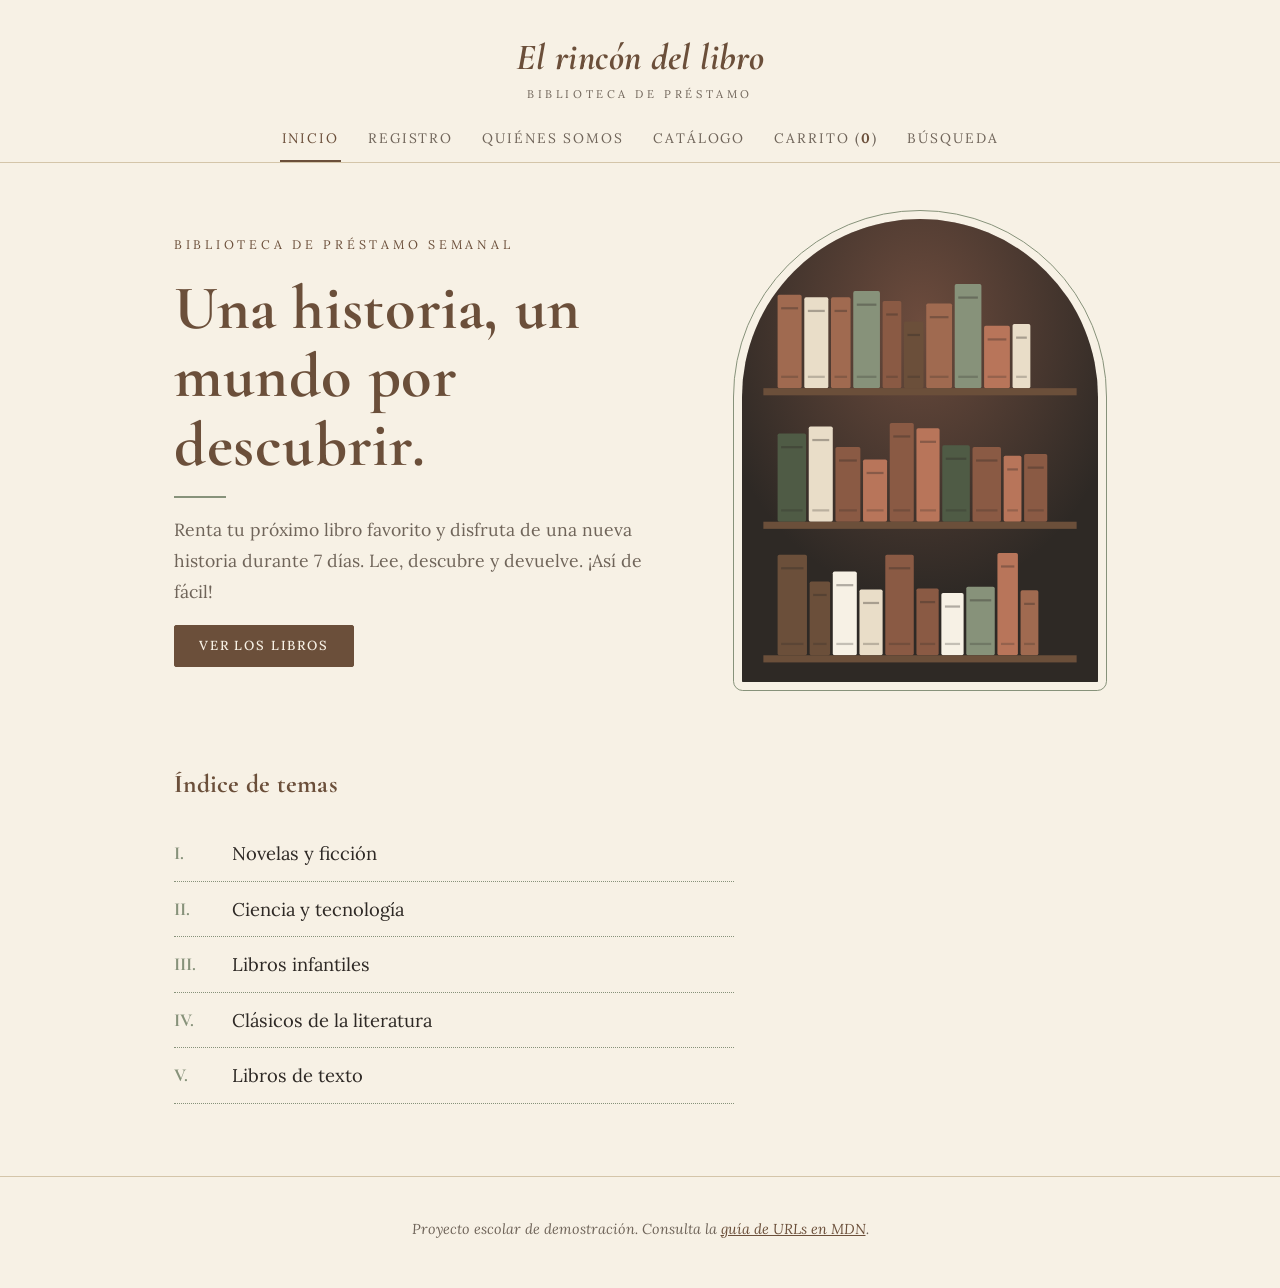
<file: index.html>
<!DOCTYPE html>
<html lang="es">
<head>
  <meta charset="UTF-8">
  <meta name="viewport" content="width=device-width, initial-scale=1">
  <title>Inicio | El rincón del libro</title>
  <link rel="preconnect" href="https://fonts.googleapis.com">
  <link rel="preconnect" href="https://fonts.gstatic.com" crossorigin>
  <link rel="stylesheet" href="https://fonts.googleapis.com/css2?family=Cormorant+Garamond:ital,wght@0,600;0,700;1,500&family=Lora:ital,wght@0,400;0,500;0,700;1,400&display=swap">
  <link rel="stylesheet" href="styles.css">
</head>
<body id="pag-inicio">
  <header class="cabecera">
    <a class="marca" href="index.html">El rincón del libro</a>
    <nav>
      <ul>
        <li><a href="index.html">Inicio</a></li>
        <li><a href="registro.html">Registro</a></li>
        <li><a href="quienes-somos.html">Quiénes somos</a></li>
        <li><a href="catalogo.html">Catálogo</a></li>
        <li><a href="carrito.html">Carrito (<span id="contador">0</span>)</a></li>
        <li><a href="busqueda.html">Búsqueda</a></li>
      </ul>
    </nav>
  </header>
  <main>
    <section class="banner">
      <div class="banner-texto">
        <p class="sobretitulo">Biblioteca de préstamo semanal</p>
        <h1>Una historia, un mundo por descubrir.</h1>
        <p>Renta tu próximo libro favorito y disfruta de una nueva historia durante 7 días. Lee, descubre y devuelve. ¡Así de fácil!</p>
        <a class="boton" href="catalogo.html">Ver los libros</a>
      </div>
      <img src="images/banner.svg" alt="Estantes con libros iluminados por una lámpara, dentro de un arco">
    </section>
    <section>
      <h2>Índice de temas</h2>
      <ul class="destacados">
        <li>Novelas y ficción</li>
        <li>Ciencia y tecnología</li>
        <li>Libros infantiles</li>
        <li>Clásicos de la literatura</li>
        <li>Libros de texto</li>
      </ul>
    </section>
  </main>
  <footer class="pie">
    <p>Proyecto escolar de demostración. Consulta la <a href="https://developer.mozilla.org/es/docs/Learn/Common_questions/Web_mechanics/What_is_a_URL" target="_blank" rel="noopener">guía de URLs en MDN</a>.</p>
  </footer>
  <script src="script.js"></script>
</body>
</html>
</file>
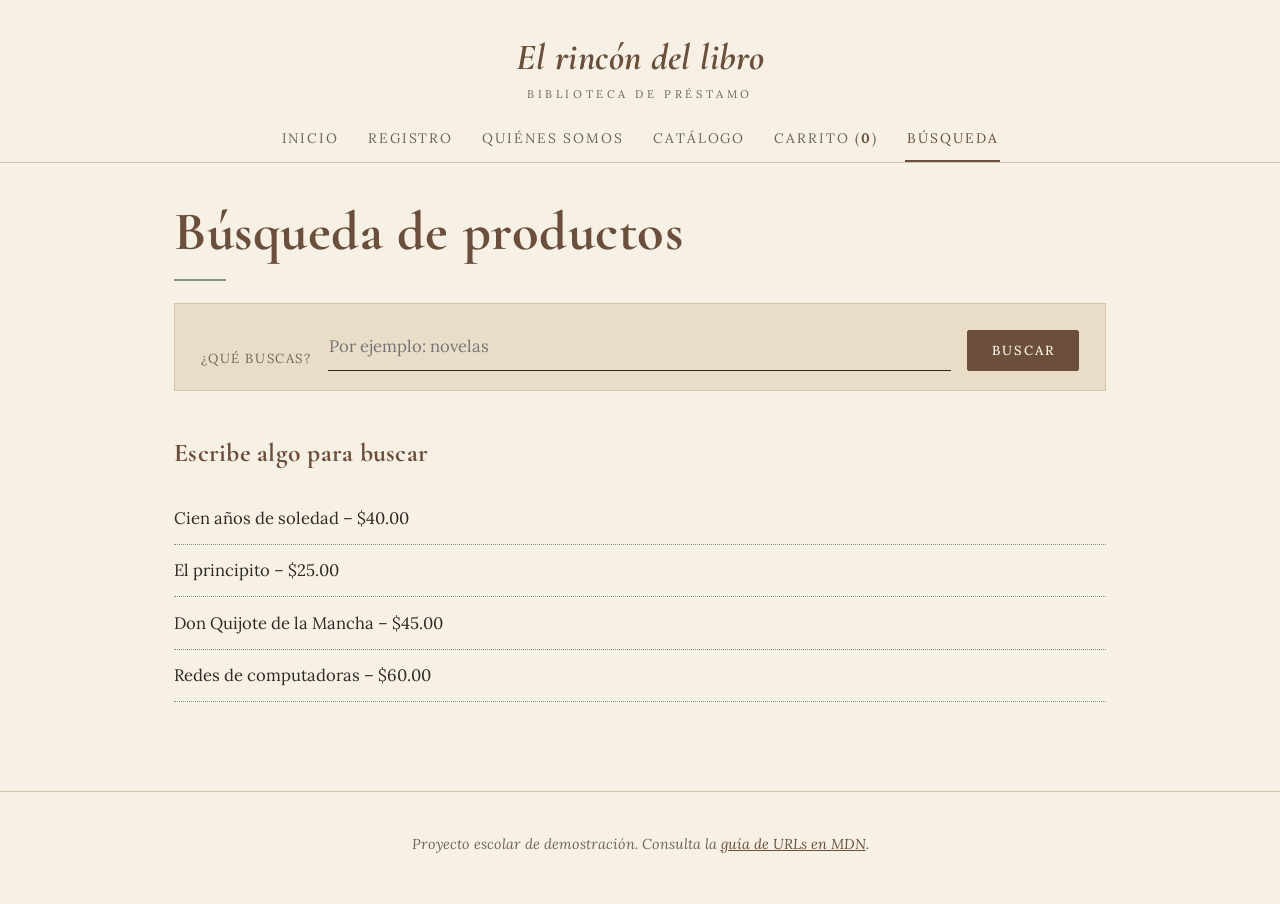
<file: busqueda.html>
<!DOCTYPE html>
<html lang="es">
<head>
  <meta charset="UTF-8">
  <meta name="viewport" content="width=device-width, initial-scale=1">
  <title>Búsqueda de productos | El rincón del libro</title>
  <link rel="preconnect" href="https://fonts.googleapis.com">
  <link rel="preconnect" href="https://fonts.gstatic.com" crossorigin>
  <link rel="stylesheet" href="https://fonts.googleapis.com/css2?family=Cormorant+Garamond:ital,wght@0,600;0,700;1,500&family=Lora:ital,wght@0,400;0,500;0,700;1,400&display=swap">
  <link rel="stylesheet" href="styles.css">
</head>
<body id="pag-busqueda">
  <header class="cabecera">
    <a class="marca" href="index.html">El rincón del libro</a>
    <nav>
      <ul>
        <li><a href="index.html">Inicio</a></li>
        <li><a href="registro.html">Registro</a></li>
        <li><a href="quienes-somos.html">Quiénes somos</a></li>
        <li><a href="catalogo.html">Catálogo</a></li>
        <li><a href="carrito.html">Carrito (<span id="contador">0</span>)</a></li>
        <li><a href="busqueda.html">Búsqueda</a></li>
      </ul>
    </nav>
  </header>
  <main>
    <h1>Búsqueda de productos</h1>
    <form id="form-busqueda" class="formulario formulario-linea">
      <label for="texto-busqueda">¿Qué buscas?</label>
      <input type="text" id="texto-busqueda" name="q" placeholder="Por ejemplo: novelas">
      <button type="submit" class="boton">Buscar</button>
    </form>
    <section id="resultados" aria-live="polite">
      <h2 id="titulo-resultados">Escribe algo para buscar</h2>
      <ul class="lista-resultados">
        <li>Cien años de soledad – $40.00</li>
        <li>El principito – $25.00</li>
        <li>Don Quijote de la Mancha – $45.00</li>
        <li>Redes de computadoras – $60.00</li>
      </ul>
    </section>
  </main>
  <footer class="pie">
    <p>Proyecto escolar de demostración. Consulta la <a href="https://developer.mozilla.org/es/docs/Learn/Common_questions/Web_mechanics/What_is_a_URL" target="_blank" rel="noopener">guía de URLs en MDN</a>.</p>
  </footer>
  <script src="script.js"></script>
</body>
</html>
</file>
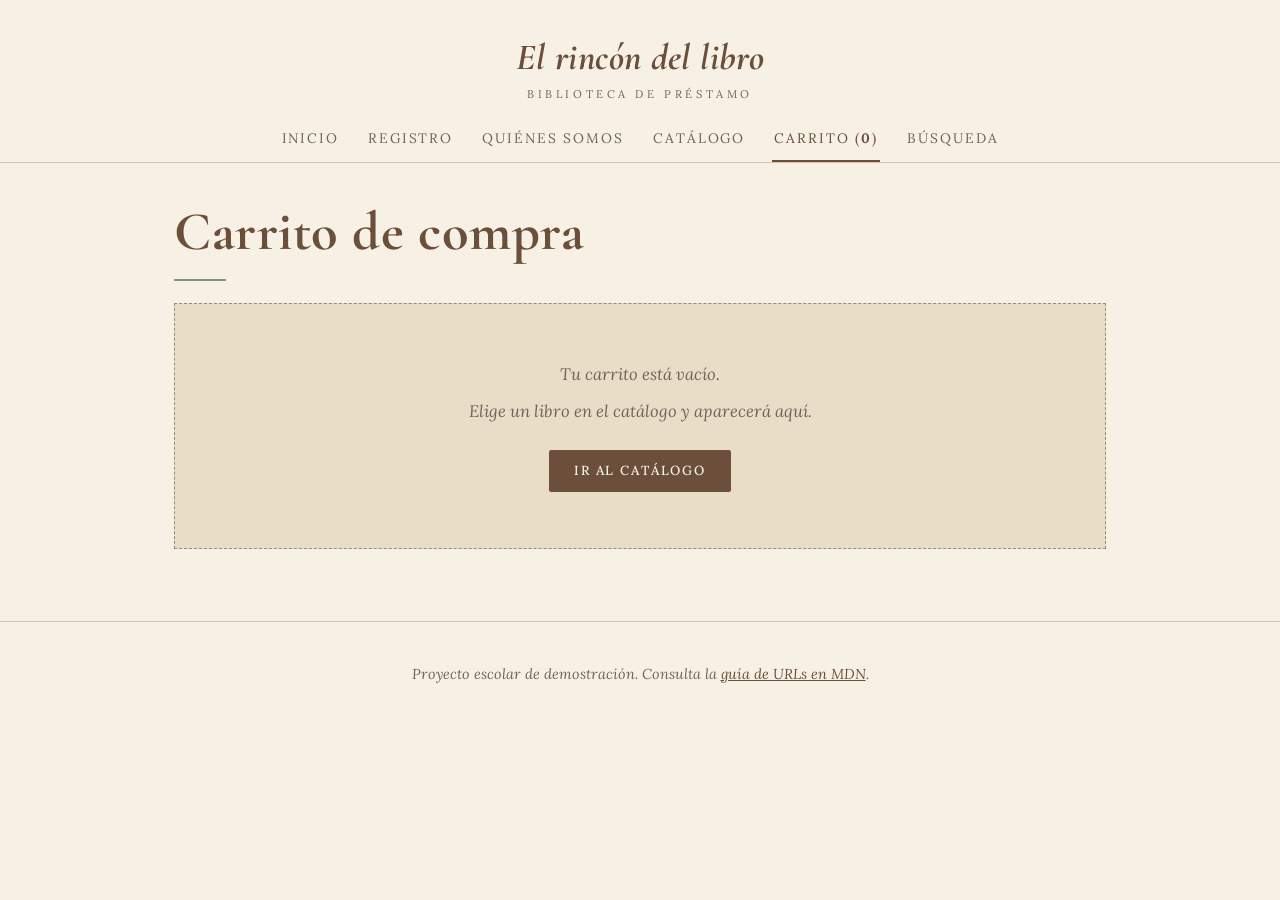
<file: carrito.html>
<!DOCTYPE html>
<html lang="es">
<head>
  <meta charset="UTF-8">
  <meta name="viewport" content="width=device-width, initial-scale=1">
  <title>Carrito de compra | El rincón del libro</title>
  <link rel="preconnect" href="https://fonts.googleapis.com">
  <link rel="preconnect" href="https://fonts.gstatic.com" crossorigin>
  <link rel="stylesheet" href="https://fonts.googleapis.com/css2?family=Cormorant+Garamond:ital,wght@0,600;0,700;1,500&family=Lora:ital,wght@0,400;0,500;0,700;1,400&display=swap">
  <link rel="stylesheet" href="styles.css">
</head>
<body id="pag-carrito">
  <header class="cabecera">
    <a class="marca" href="index.html">El rincón del libro</a>
    <nav>
      <ul>
        <li><a href="index.html">Inicio</a></li>
        <li><a href="registro.html">Registro</a></li>
        <li><a href="quienes-somos.html">Quiénes somos</a></li>
        <li><a href="catalogo.html">Catálogo</a></li>
        <li><a href="carrito.html">Carrito (<span id="contador">0</span>)</a></li>
        <li><a href="busqueda.html">Búsqueda</a></li>
      </ul>
    </nav>
  </header>
  <main>
    <h1>Carrito de compra</h1>
    <section id="carrito-vacio" class="vacio">
      <p>Tu carrito está vacío.</p>
      <p>Elige un libro en el catálogo y aparecerá aquí.</p>
      <a class="boton" href="catalogo.html">Ir al catálogo</a>
    </section>
    <section id="carrito-lleno" class="oculto">
      <table class="tabla">
        <thead>
          <tr><th>Producto</th><th>Precio</th><th>Semanas</th><th>Subtotal</th><th><span class="sr">Quitar</span></th></tr>
        </thead>
        <tbody id="lista-carrito"></tbody>
        <tfoot>
          <tr><th colspan="3">Total</th><td id="total">$0.00</td><td></td></tr>
        </tfoot>
      </table>
      <p class="nota">Solo se aceptan números en las semanas de renta.</p>
      <button type="button" id="btn-vaciar" class="boton btn-agregar">Vaciar carrito</button>
    </section>
  </main>
  <footer class="pie">
    <p>Proyecto escolar de demostración. Consulta la <a href="https://developer.mozilla.org/es/docs/Learn/Common_questions/Web_mechanics/What_is_a_URL" target="_blank" rel="noopener">guía de URLs en MDN</a>.</p>
  </footer>
  <script src="script.js"></script>
</body>
</html>
</file>
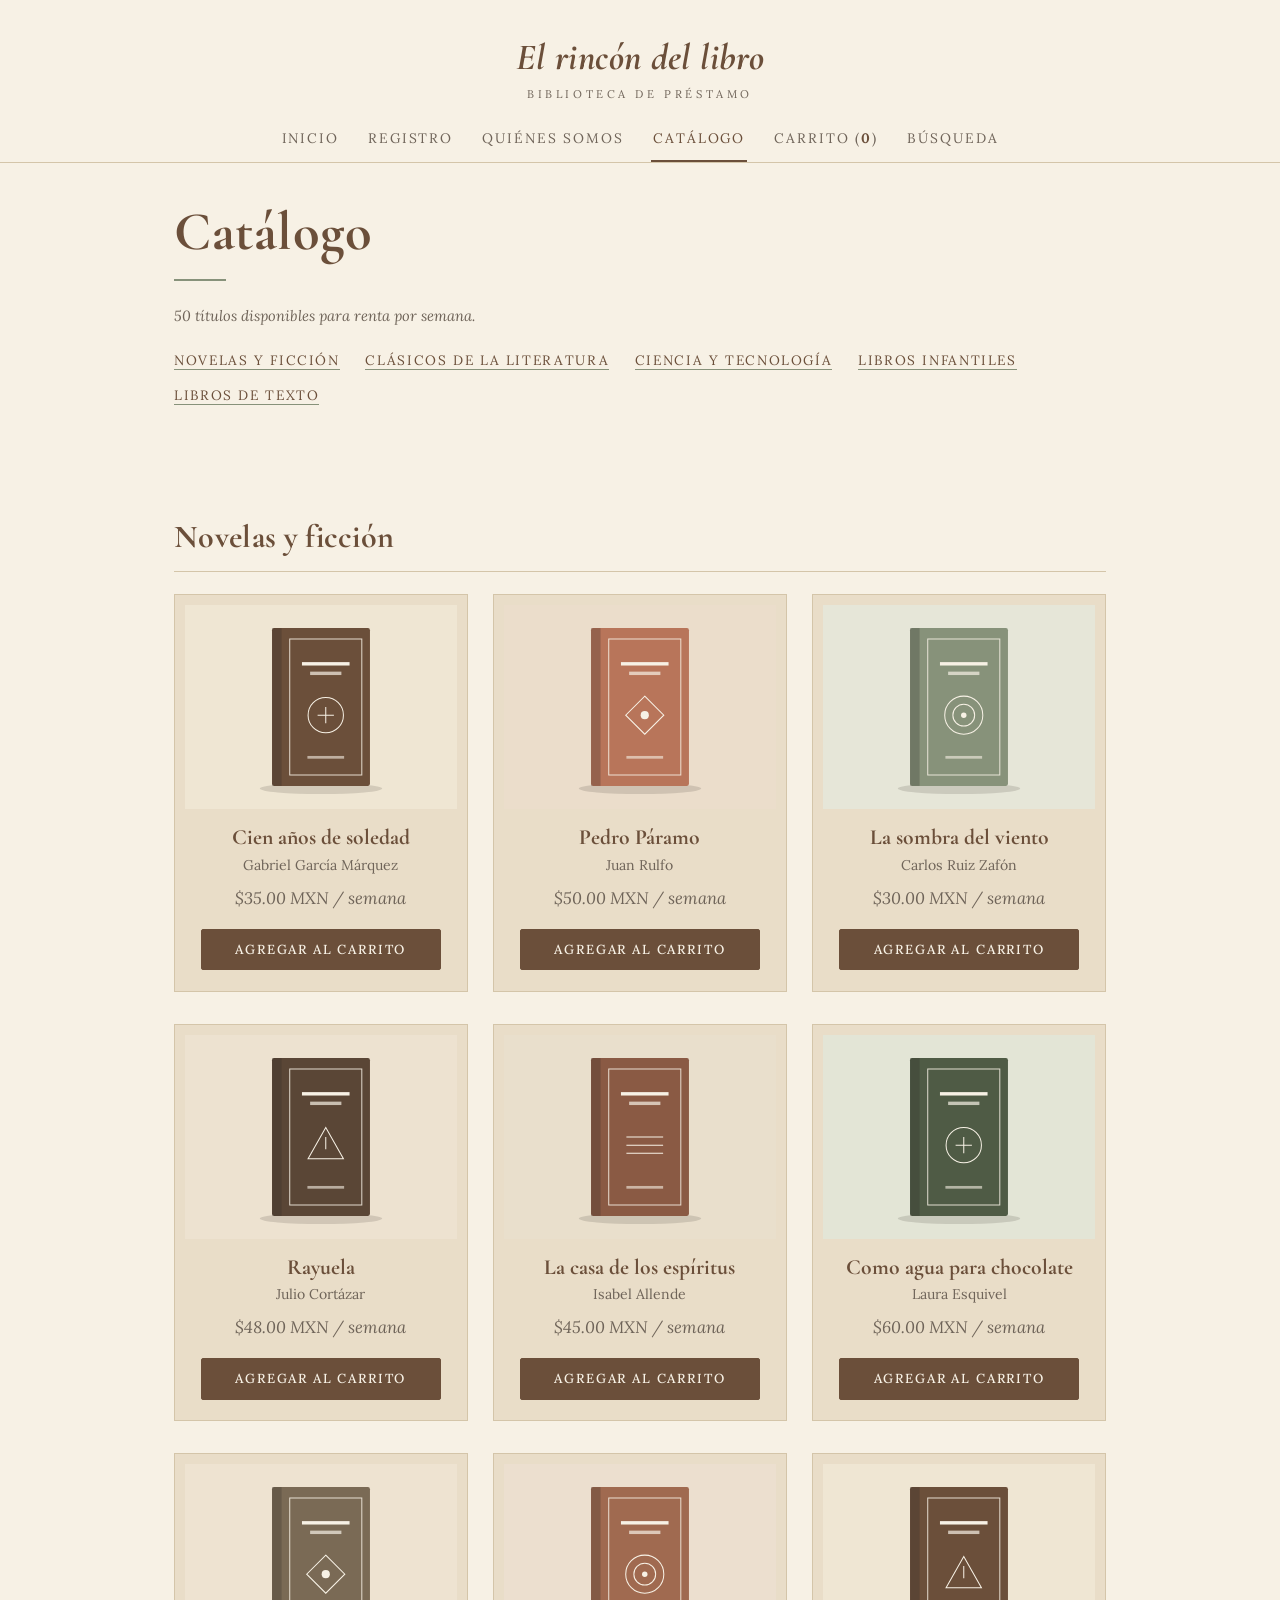
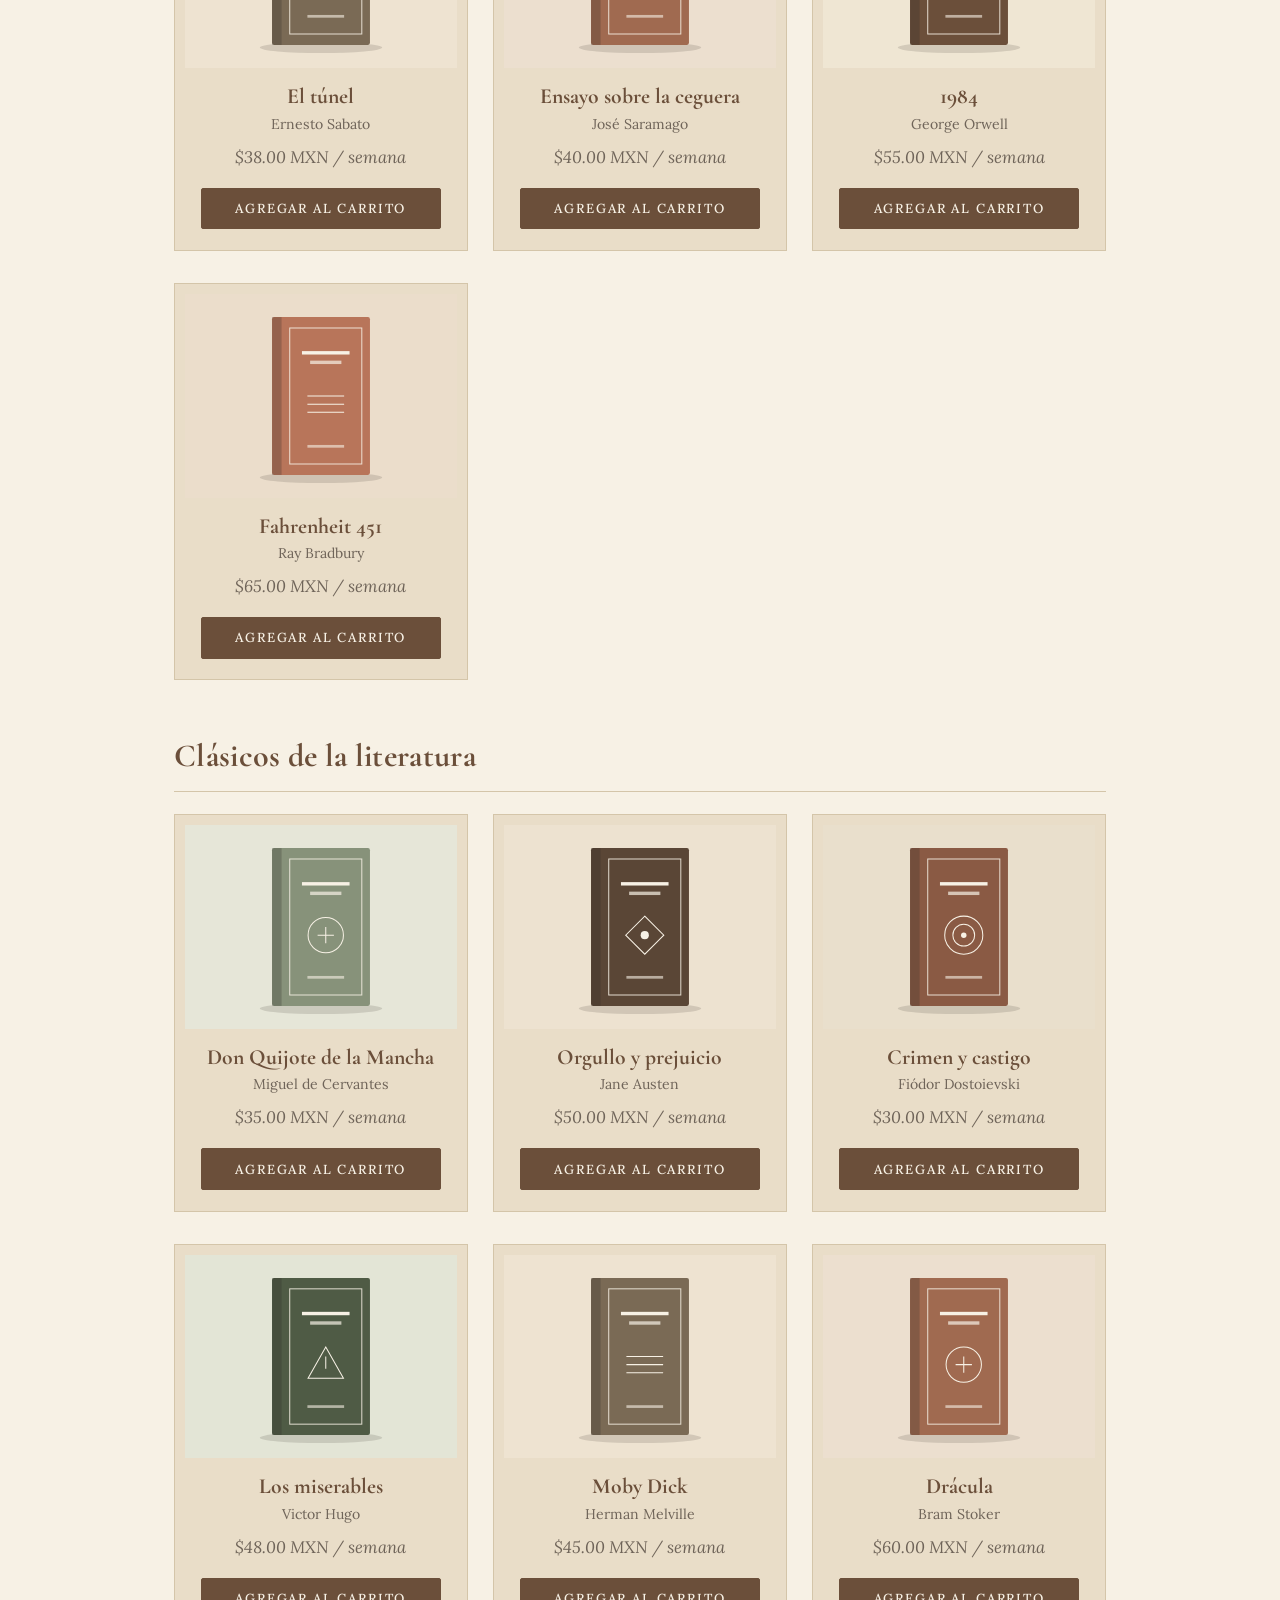
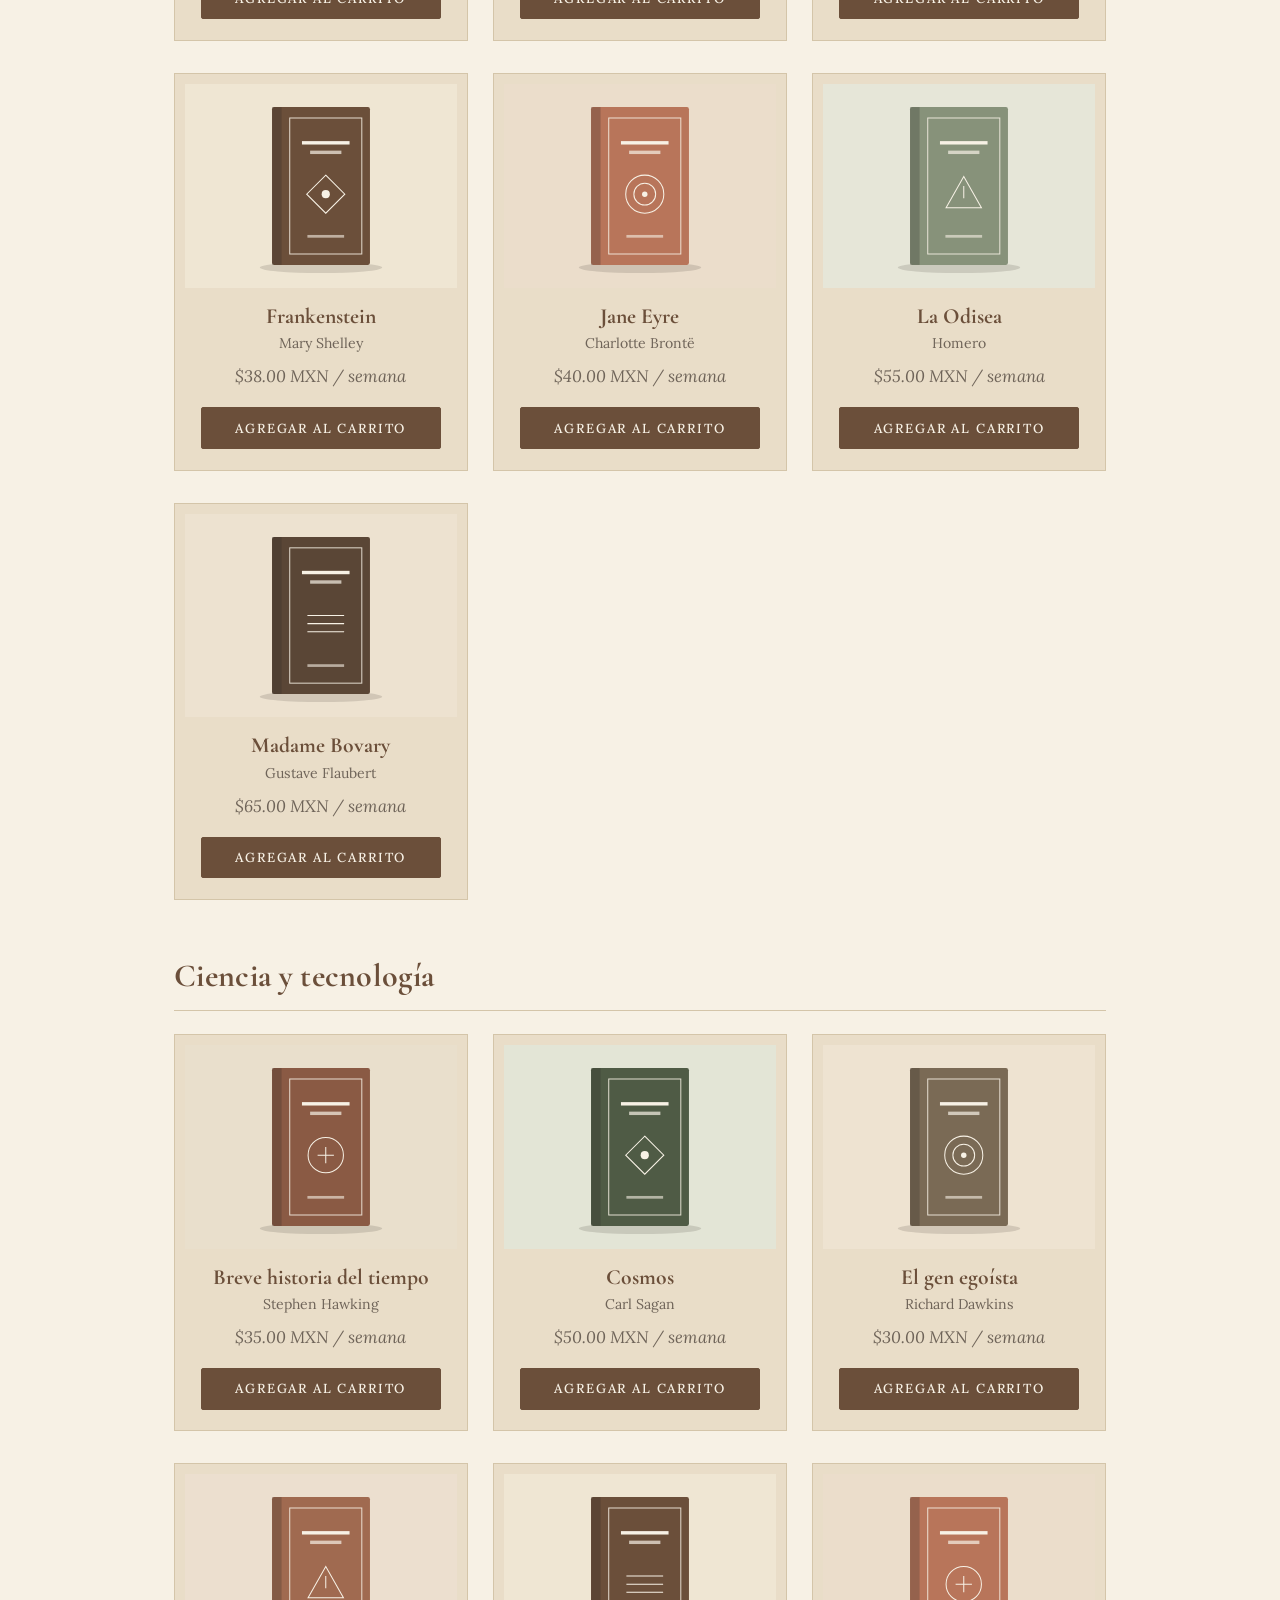
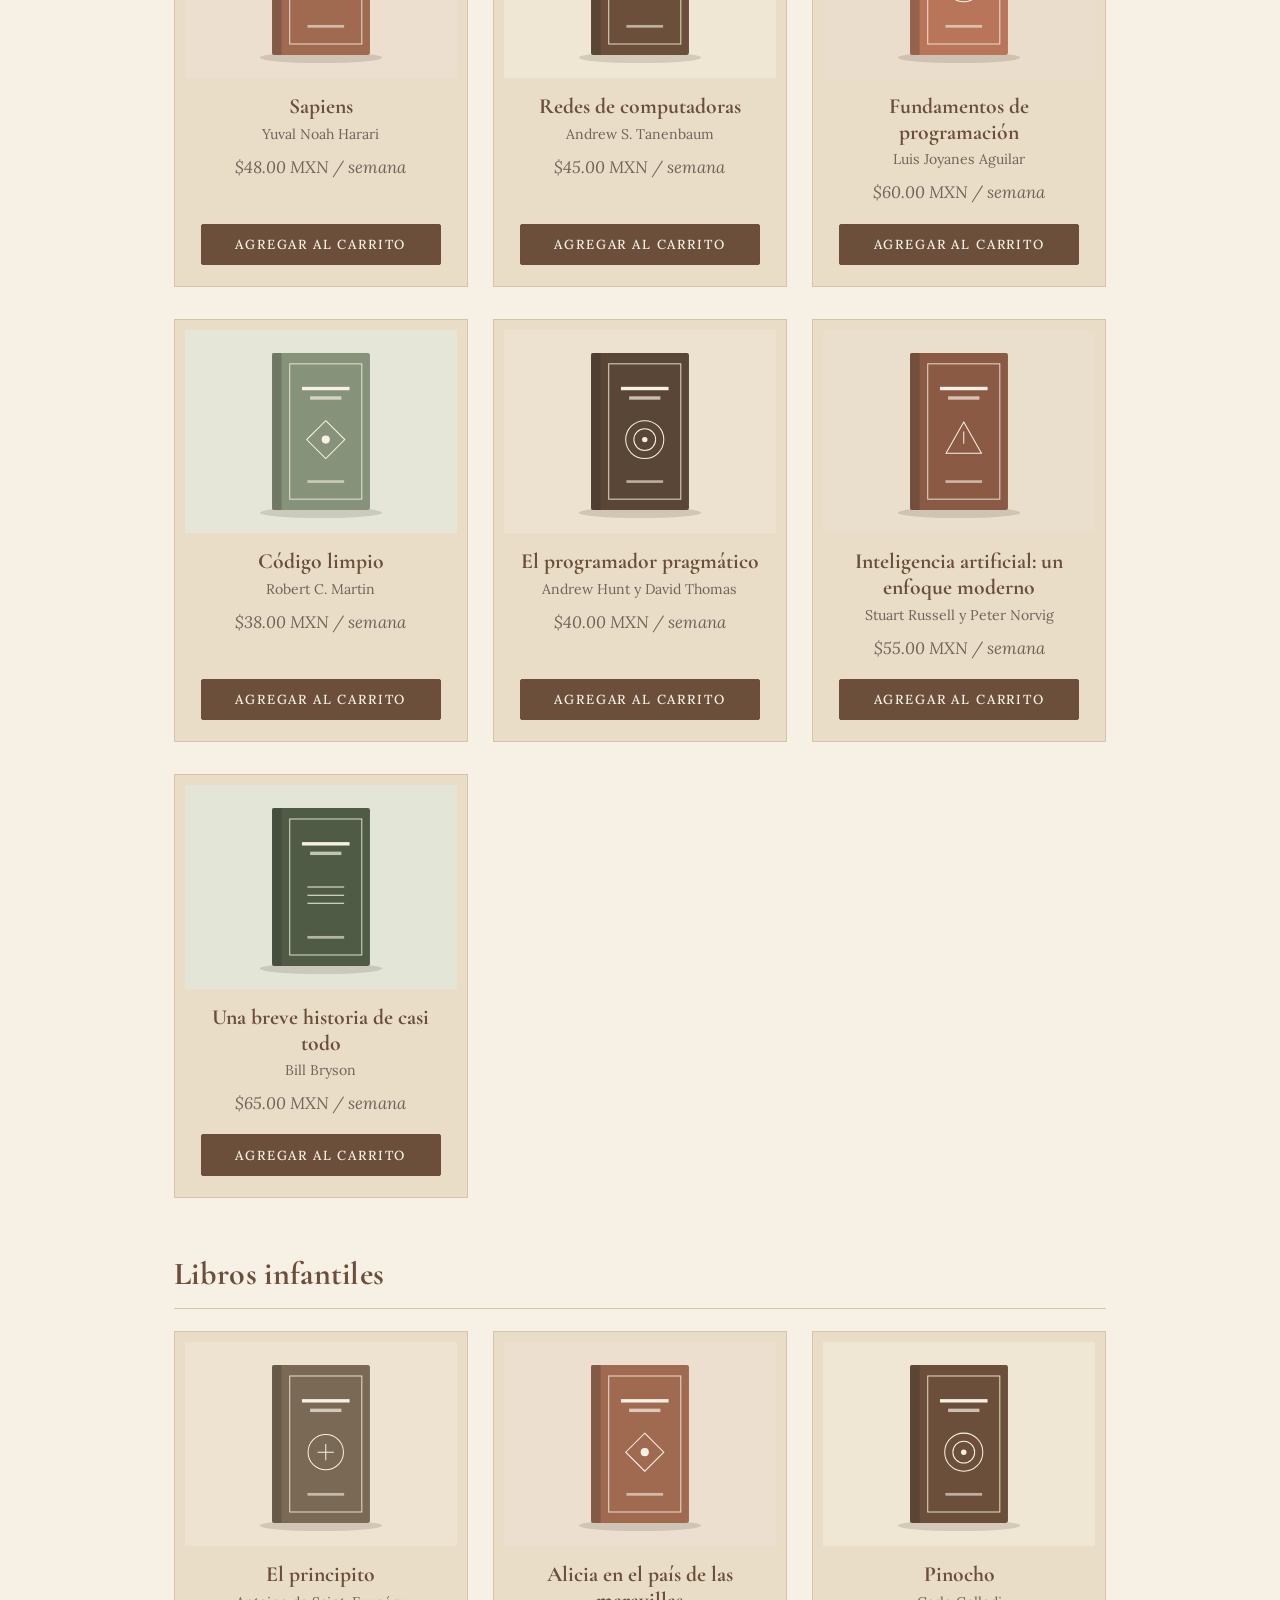
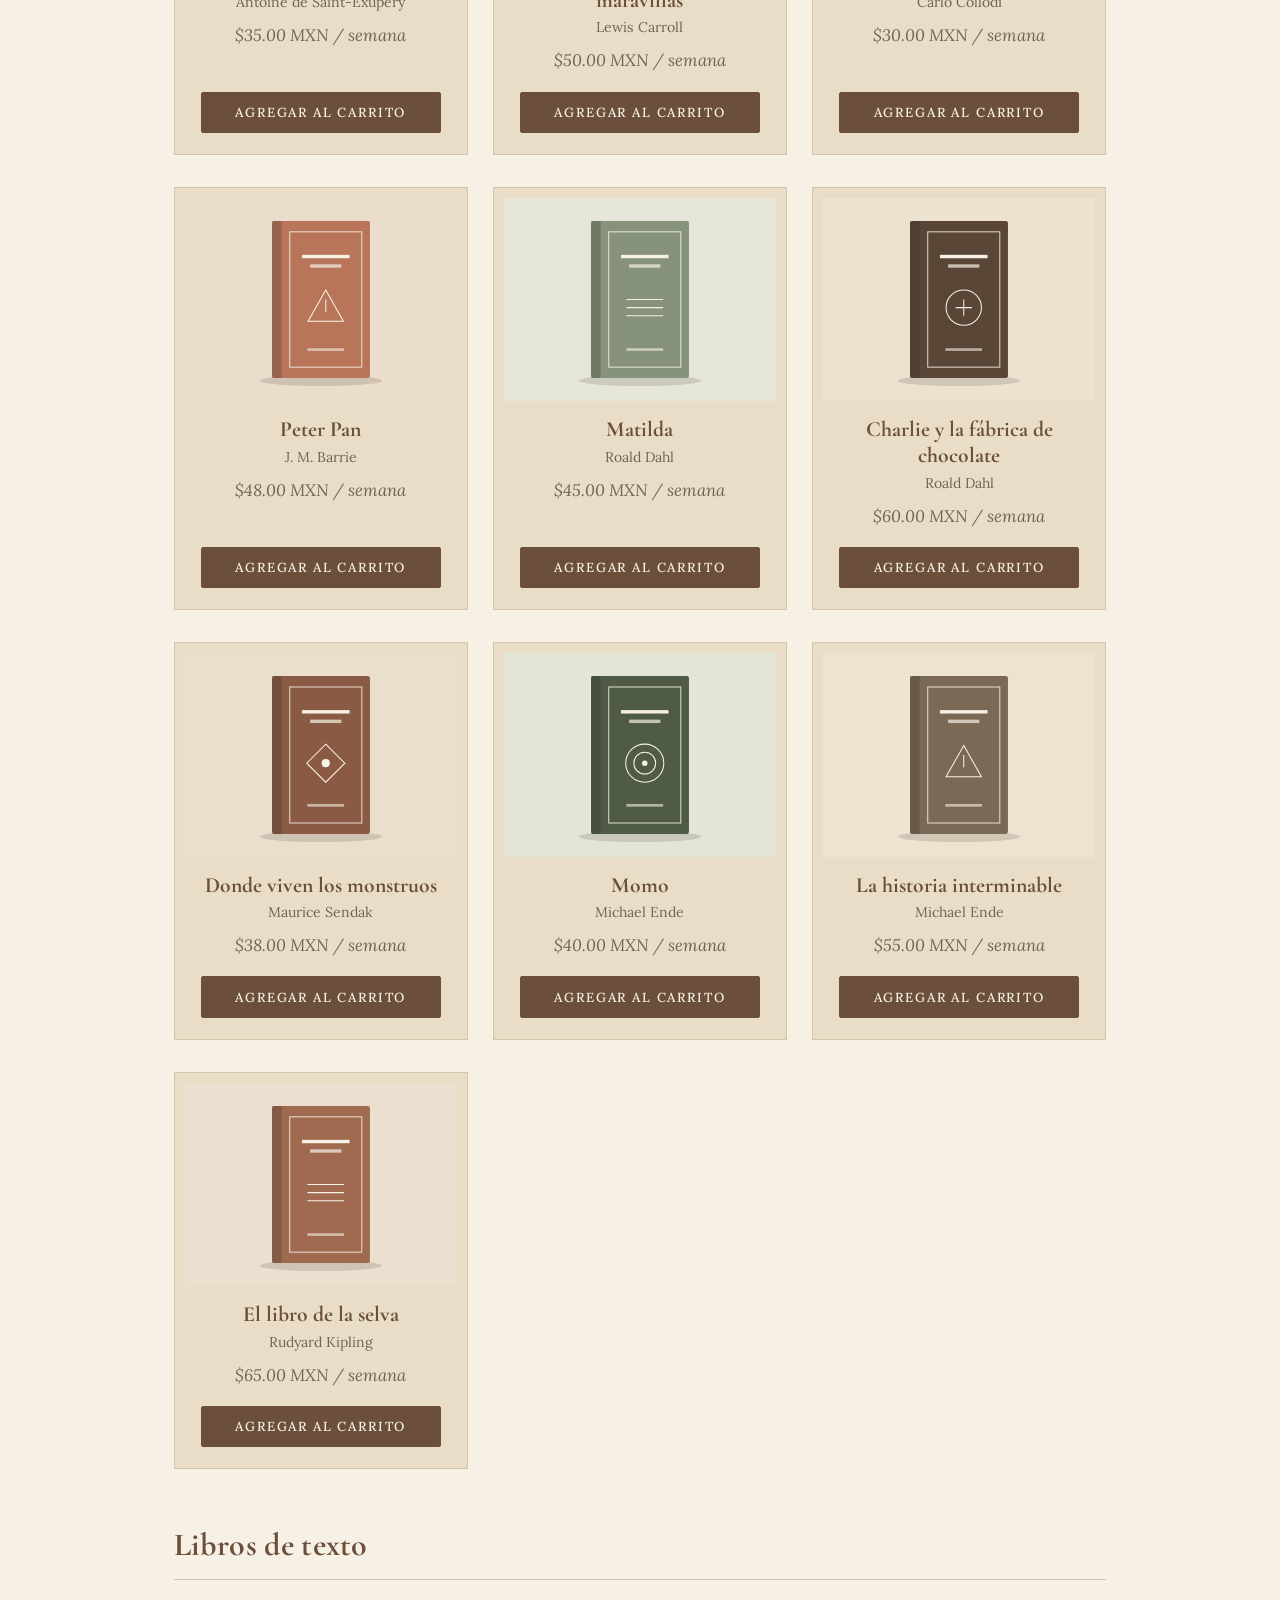
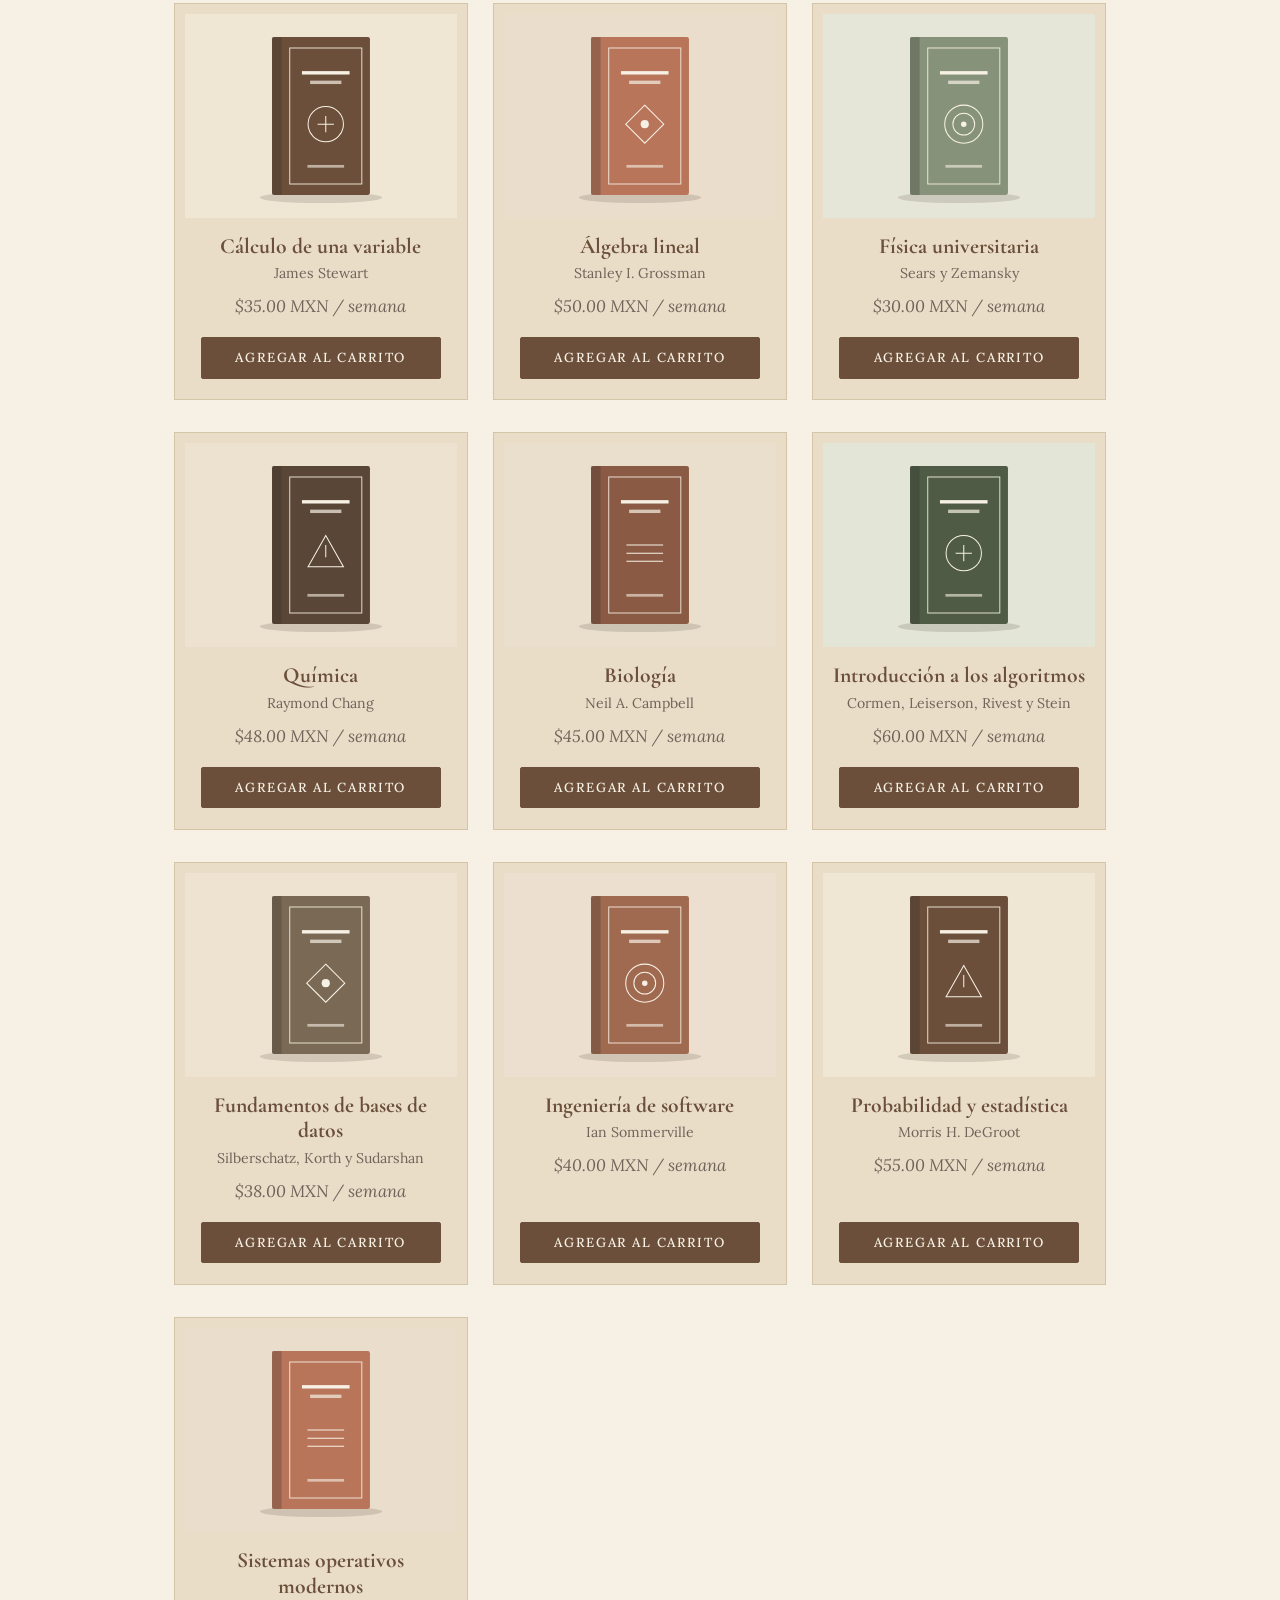
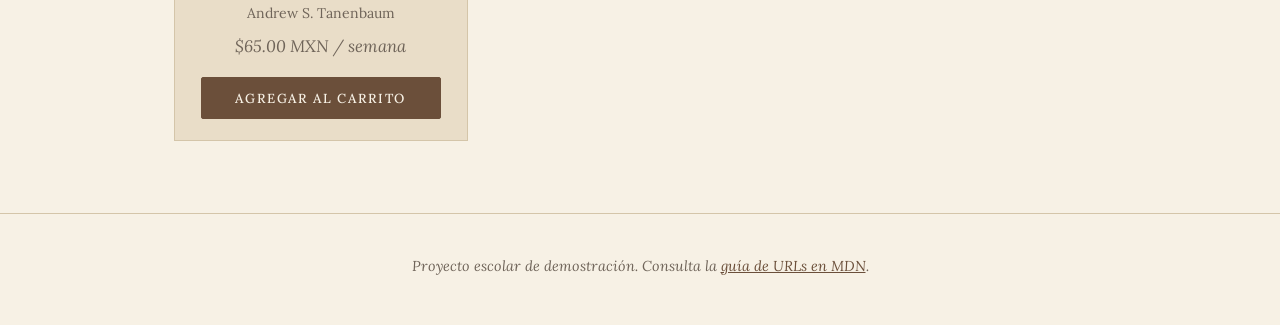
<file: catalogo.html>
<!DOCTYPE html>
<html lang="es">
<head>
  <meta charset="UTF-8">
  <meta name="viewport" content="width=device-width, initial-scale=1">
  <title>Catálogo | El rincón del libro</title>
  <link rel="preconnect" href="https://fonts.googleapis.com">
  <link rel="preconnect" href="https://fonts.gstatic.com" crossorigin>
  <link rel="stylesheet" href="https://fonts.googleapis.com/css2?family=Cormorant+Garamond:ital,wght@0,600;0,700;1,500&family=Lora:ital,wght@0,400;0,500;0,700;1,400&display=swap">
  <link rel="stylesheet" href="styles.css">
</head>
<body id="pag-catalogo">
  <header class="cabecera">
    <a class="marca" href="index.html">El rincón del libro</a>
    <nav>
      <ul>
        <li><a href="index.html">Inicio</a></li>
        <li><a href="registro.html">Registro</a></li>
        <li><a href="quienes-somos.html">Quiénes somos</a></li>
        <li><a href="catalogo.html">Catálogo</a></li>
        <li><a href="carrito.html">Carrito (<span id="contador">0</span>)</a></li>
        <li><a href="busqueda.html">Búsqueda</a></li>
      </ul>
    </nav>
  </header>
  <main>
    <h1>Catálogo</h1>
    <p class="nota">50 títulos disponibles para renta por semana.</p>
    <ul class="categorias"><li><a href="#novelas">Novelas y ficción</a></li><li><a href="#clasicos">Clásicos de la literatura</a></li><li><a href="#ciencia">Ciencia y tecnología</a></li><li><a href="#infantiles">Libros infantiles</a></li><li><a href="#texto">Libros de texto</a></li></ul>
    <p id="aviso-carrito" class="mensaje" role="status"></p>
    <section id="novelas" class="categoria">
      <h2>Novelas y ficción</h2>
      <div class="rejilla">
        <article class="producto">
          <img src="images/l01.svg" alt="Portada de Cien años de soledad" loading="lazy">
          <h3>Cien años de soledad</h3>
          <p class="autor">Gabriel García Márquez</p>
          <p class="precio">$35.00 MXN / semana</p>
          <button type="button" class="boton btn-agregar" data-nombre="Cien años de soledad">Agregar al carrito</button>
        </article>
        <article class="producto">
          <img src="images/l02.svg" alt="Portada de Pedro Páramo" loading="lazy">
          <h3>Pedro Páramo</h3>
          <p class="autor">Juan Rulfo</p>
          <p class="precio">$50.00 MXN / semana</p>
          <button type="button" class="boton btn-agregar" data-nombre="Pedro Páramo">Agregar al carrito</button>
        </article>
        <article class="producto">
          <img src="images/l03.svg" alt="Portada de La sombra del viento" loading="lazy">
          <h3>La sombra del viento</h3>
          <p class="autor">Carlos Ruiz Zafón</p>
          <p class="precio">$30.00 MXN / semana</p>
          <button type="button" class="boton btn-agregar" data-nombre="La sombra del viento">Agregar al carrito</button>
        </article>
        <article class="producto">
          <img src="images/l04.svg" alt="Portada de Rayuela" loading="lazy">
          <h3>Rayuela</h3>
          <p class="autor">Julio Cortázar</p>
          <p class="precio">$48.00 MXN / semana</p>
          <button type="button" class="boton btn-agregar" data-nombre="Rayuela">Agregar al carrito</button>
        </article>
        <article class="producto">
          <img src="images/l05.svg" alt="Portada de La casa de los espíritus" loading="lazy">
          <h3>La casa de los espíritus</h3>
          <p class="autor">Isabel Allende</p>
          <p class="precio">$45.00 MXN / semana</p>
          <button type="button" class="boton btn-agregar" data-nombre="La casa de los espíritus">Agregar al carrito</button>
        </article>
        <article class="producto">
          <img src="images/l06.svg" alt="Portada de Como agua para chocolate" loading="lazy">
          <h3>Como agua para chocolate</h3>
          <p class="autor">Laura Esquivel</p>
          <p class="precio">$60.00 MXN / semana</p>
          <button type="button" class="boton btn-agregar" data-nombre="Como agua para chocolate">Agregar al carrito</button>
        </article>
        <article class="producto">
          <img src="images/l07.svg" alt="Portada de El túnel" loading="lazy">
          <h3>El túnel</h3>
          <p class="autor">Ernesto Sabato</p>
          <p class="precio">$38.00 MXN / semana</p>
          <button type="button" class="boton btn-agregar" data-nombre="El túnel">Agregar al carrito</button>
        </article>
        <article class="producto">
          <img src="images/l08.svg" alt="Portada de Ensayo sobre la ceguera" loading="lazy">
          <h3>Ensayo sobre la ceguera</h3>
          <p class="autor">José Saramago</p>
          <p class="precio">$40.00 MXN / semana</p>
          <button type="button" class="boton btn-agregar" data-nombre="Ensayo sobre la ceguera">Agregar al carrito</button>
        </article>
        <article class="producto">
          <img src="images/l09.svg" alt="Portada de 1984" loading="lazy">
          <h3>1984</h3>
          <p class="autor">George Orwell</p>
          <p class="precio">$55.00 MXN / semana</p>
          <button type="button" class="boton btn-agregar" data-nombre="1984">Agregar al carrito</button>
        </article>
        <article class="producto">
          <img src="images/l10.svg" alt="Portada de Fahrenheit 451" loading="lazy">
          <h3>Fahrenheit 451</h3>
          <p class="autor">Ray Bradbury</p>
          <p class="precio">$65.00 MXN / semana</p>
          <button type="button" class="boton btn-agregar" data-nombre="Fahrenheit 451">Agregar al carrito</button>
        </article>
      </div>
    </section>
    <section id="clasicos" class="categoria">
      <h2>Clásicos de la literatura</h2>
      <div class="rejilla">
        <article class="producto">
          <img src="images/l11.svg" alt="Portada de Don Quijote de la Mancha" loading="lazy">
          <h3>Don Quijote de la Mancha</h3>
          <p class="autor">Miguel de Cervantes</p>
          <p class="precio">$35.00 MXN / semana</p>
          <button type="button" class="boton btn-agregar" data-nombre="Don Quijote de la Mancha">Agregar al carrito</button>
        </article>
        <article class="producto">
          <img src="images/l12.svg" alt="Portada de Orgullo y prejuicio" loading="lazy">
          <h3>Orgullo y prejuicio</h3>
          <p class="autor">Jane Austen</p>
          <p class="precio">$50.00 MXN / semana</p>
          <button type="button" class="boton btn-agregar" data-nombre="Orgullo y prejuicio">Agregar al carrito</button>
        </article>
        <article class="producto">
          <img src="images/l13.svg" alt="Portada de Crimen y castigo" loading="lazy">
          <h3>Crimen y castigo</h3>
          <p class="autor">Fiódor Dostoievski</p>
          <p class="precio">$30.00 MXN / semana</p>
          <button type="button" class="boton btn-agregar" data-nombre="Crimen y castigo">Agregar al carrito</button>
        </article>
        <article class="producto">
          <img src="images/l14.svg" alt="Portada de Los miserables" loading="lazy">
          <h3>Los miserables</h3>
          <p class="autor">Victor Hugo</p>
          <p class="precio">$48.00 MXN / semana</p>
          <button type="button" class="boton btn-agregar" data-nombre="Los miserables">Agregar al carrito</button>
        </article>
        <article class="producto">
          <img src="images/l15.svg" alt="Portada de Moby Dick" loading="lazy">
          <h3>Moby Dick</h3>
          <p class="autor">Herman Melville</p>
          <p class="precio">$45.00 MXN / semana</p>
          <button type="button" class="boton btn-agregar" data-nombre="Moby Dick">Agregar al carrito</button>
        </article>
        <article class="producto">
          <img src="images/l16.svg" alt="Portada de Drácula" loading="lazy">
          <h3>Drácula</h3>
          <p class="autor">Bram Stoker</p>
          <p class="precio">$60.00 MXN / semana</p>
          <button type="button" class="boton btn-agregar" data-nombre="Drácula">Agregar al carrito</button>
        </article>
        <article class="producto">
          <img src="images/l17.svg" alt="Portada de Frankenstein" loading="lazy">
          <h3>Frankenstein</h3>
          <p class="autor">Mary Shelley</p>
          <p class="precio">$38.00 MXN / semana</p>
          <button type="button" class="boton btn-agregar" data-nombre="Frankenstein">Agregar al carrito</button>
        </article>
        <article class="producto">
          <img src="images/l18.svg" alt="Portada de Jane Eyre" loading="lazy">
          <h3>Jane Eyre</h3>
          <p class="autor">Charlotte Brontë</p>
          <p class="precio">$40.00 MXN / semana</p>
          <button type="button" class="boton btn-agregar" data-nombre="Jane Eyre">Agregar al carrito</button>
        </article>
        <article class="producto">
          <img src="images/l19.svg" alt="Portada de La Odisea" loading="lazy">
          <h3>La Odisea</h3>
          <p class="autor">Homero</p>
          <p class="precio">$55.00 MXN / semana</p>
          <button type="button" class="boton btn-agregar" data-nombre="La Odisea">Agregar al carrito</button>
        </article>
        <article class="producto">
          <img src="images/l20.svg" alt="Portada de Madame Bovary" loading="lazy">
          <h3>Madame Bovary</h3>
          <p class="autor">Gustave Flaubert</p>
          <p class="precio">$65.00 MXN / semana</p>
          <button type="button" class="boton btn-agregar" data-nombre="Madame Bovary">Agregar al carrito</button>
        </article>
      </div>
    </section>
    <section id="ciencia" class="categoria">
      <h2>Ciencia y tecnología</h2>
      <div class="rejilla">
        <article class="producto">
          <img src="images/l21.svg" alt="Portada de Breve historia del tiempo" loading="lazy">
          <h3>Breve historia del tiempo</h3>
          <p class="autor">Stephen Hawking</p>
          <p class="precio">$35.00 MXN / semana</p>
          <button type="button" class="boton btn-agregar" data-nombre="Breve historia del tiempo">Agregar al carrito</button>
        </article>
        <article class="producto">
          <img src="images/l22.svg" alt="Portada de Cosmos" loading="lazy">
          <h3>Cosmos</h3>
          <p class="autor">Carl Sagan</p>
          <p class="precio">$50.00 MXN / semana</p>
          <button type="button" class="boton btn-agregar" data-nombre="Cosmos">Agregar al carrito</button>
        </article>
        <article class="producto">
          <img src="images/l23.svg" alt="Portada de El gen egoísta" loading="lazy">
          <h3>El gen egoísta</h3>
          <p class="autor">Richard Dawkins</p>
          <p class="precio">$30.00 MXN / semana</p>
          <button type="button" class="boton btn-agregar" data-nombre="El gen egoísta">Agregar al carrito</button>
        </article>
        <article class="producto">
          <img src="images/l24.svg" alt="Portada de Sapiens" loading="lazy">
          <h3>Sapiens</h3>
          <p class="autor">Yuval Noah Harari</p>
          <p class="precio">$48.00 MXN / semana</p>
          <button type="button" class="boton btn-agregar" data-nombre="Sapiens">Agregar al carrito</button>
        </article>
        <article class="producto">
          <img src="images/l25.svg" alt="Portada de Redes de computadoras" loading="lazy">
          <h3>Redes de computadoras</h3>
          <p class="autor">Andrew S. Tanenbaum</p>
          <p class="precio">$45.00 MXN / semana</p>
          <button type="button" class="boton btn-agregar" data-nombre="Redes de computadoras">Agregar al carrito</button>
        </article>
        <article class="producto">
          <img src="images/l26.svg" alt="Portada de Fundamentos de programación" loading="lazy">
          <h3>Fundamentos de programación</h3>
          <p class="autor">Luis Joyanes Aguilar</p>
          <p class="precio">$60.00 MXN / semana</p>
          <button type="button" class="boton btn-agregar" data-nombre="Fundamentos de programación">Agregar al carrito</button>
        </article>
        <article class="producto">
          <img src="images/l27.svg" alt="Portada de Código limpio" loading="lazy">
          <h3>Código limpio</h3>
          <p class="autor">Robert C. Martin</p>
          <p class="precio">$38.00 MXN / semana</p>
          <button type="button" class="boton btn-agregar" data-nombre="Código limpio">Agregar al carrito</button>
        </article>
        <article class="producto">
          <img src="images/l28.svg" alt="Portada de El programador pragmático" loading="lazy">
          <h3>El programador pragmático</h3>
          <p class="autor">Andrew Hunt y David Thomas</p>
          <p class="precio">$40.00 MXN / semana</p>
          <button type="button" class="boton btn-agregar" data-nombre="El programador pragmático">Agregar al carrito</button>
        </article>
        <article class="producto">
          <img src="images/l29.svg" alt="Portada de Inteligencia artificial: un enfoque moderno" loading="lazy">
          <h3>Inteligencia artificial: un enfoque moderno</h3>
          <p class="autor">Stuart Russell y Peter Norvig</p>
          <p class="precio">$55.00 MXN / semana</p>
          <button type="button" class="boton btn-agregar" data-nombre="Inteligencia artificial: un enfoque moderno">Agregar al carrito</button>
        </article>
        <article class="producto">
          <img src="images/l30.svg" alt="Portada de Una breve historia de casi todo" loading="lazy">
          <h3>Una breve historia de casi todo</h3>
          <p class="autor">Bill Bryson</p>
          <p class="precio">$65.00 MXN / semana</p>
          <button type="button" class="boton btn-agregar" data-nombre="Una breve historia de casi todo">Agregar al carrito</button>
        </article>
      </div>
    </section>
    <section id="infantiles" class="categoria">
      <h2>Libros infantiles</h2>
      <div class="rejilla">
        <article class="producto">
          <img src="images/l31.svg" alt="Portada de El principito" loading="lazy">
          <h3>El principito</h3>
          <p class="autor">Antoine de Saint-Exupéry</p>
          <p class="precio">$35.00 MXN / semana</p>
          <button type="button" class="boton btn-agregar" data-nombre="El principito">Agregar al carrito</button>
        </article>
        <article class="producto">
          <img src="images/l32.svg" alt="Portada de Alicia en el país de las maravillas" loading="lazy">
          <h3>Alicia en el país de las maravillas</h3>
          <p class="autor">Lewis Carroll</p>
          <p class="precio">$50.00 MXN / semana</p>
          <button type="button" class="boton btn-agregar" data-nombre="Alicia en el país de las maravillas">Agregar al carrito</button>
        </article>
        <article class="producto">
          <img src="images/l33.svg" alt="Portada de Pinocho" loading="lazy">
          <h3>Pinocho</h3>
          <p class="autor">Carlo Collodi</p>
          <p class="precio">$30.00 MXN / semana</p>
          <button type="button" class="boton btn-agregar" data-nombre="Pinocho">Agregar al carrito</button>
        </article>
        <article class="producto">
          <img src="images/l34.svg" alt="Portada de Peter Pan" loading="lazy">
          <h3>Peter Pan</h3>
          <p class="autor">J. M. Barrie</p>
          <p class="precio">$48.00 MXN / semana</p>
          <button type="button" class="boton btn-agregar" data-nombre="Peter Pan">Agregar al carrito</button>
        </article>
        <article class="producto">
          <img src="images/l35.svg" alt="Portada de Matilda" loading="lazy">
          <h3>Matilda</h3>
          <p class="autor">Roald Dahl</p>
          <p class="precio">$45.00 MXN / semana</p>
          <button type="button" class="boton btn-agregar" data-nombre="Matilda">Agregar al carrito</button>
        </article>
        <article class="producto">
          <img src="images/l36.svg" alt="Portada de Charlie y la fábrica de chocolate" loading="lazy">
          <h3>Charlie y la fábrica de chocolate</h3>
          <p class="autor">Roald Dahl</p>
          <p class="precio">$60.00 MXN / semana</p>
          <button type="button" class="boton btn-agregar" data-nombre="Charlie y la fábrica de chocolate">Agregar al carrito</button>
        </article>
        <article class="producto">
          <img src="images/l37.svg" alt="Portada de Donde viven los monstruos" loading="lazy">
          <h3>Donde viven los monstruos</h3>
          <p class="autor">Maurice Sendak</p>
          <p class="precio">$38.00 MXN / semana</p>
          <button type="button" class="boton btn-agregar" data-nombre="Donde viven los monstruos">Agregar al carrito</button>
        </article>
        <article class="producto">
          <img src="images/l38.svg" alt="Portada de Momo" loading="lazy">
          <h3>Momo</h3>
          <p class="autor">Michael Ende</p>
          <p class="precio">$40.00 MXN / semana</p>
          <button type="button" class="boton btn-agregar" data-nombre="Momo">Agregar al carrito</button>
        </article>
        <article class="producto">
          <img src="images/l39.svg" alt="Portada de La historia interminable" loading="lazy">
          <h3>La historia interminable</h3>
          <p class="autor">Michael Ende</p>
          <p class="precio">$55.00 MXN / semana</p>
          <button type="button" class="boton btn-agregar" data-nombre="La historia interminable">Agregar al carrito</button>
        </article>
        <article class="producto">
          <img src="images/l40.svg" alt="Portada de El libro de la selva" loading="lazy">
          <h3>El libro de la selva</h3>
          <p class="autor">Rudyard Kipling</p>
          <p class="precio">$65.00 MXN / semana</p>
          <button type="button" class="boton btn-agregar" data-nombre="El libro de la selva">Agregar al carrito</button>
        </article>
      </div>
    </section>
    <section id="texto" class="categoria">
      <h2>Libros de texto</h2>
      <div class="rejilla">
        <article class="producto">
          <img src="images/l41.svg" alt="Portada de Cálculo de una variable" loading="lazy">
          <h3>Cálculo de una variable</h3>
          <p class="autor">James Stewart</p>
          <p class="precio">$35.00 MXN / semana</p>
          <button type="button" class="boton btn-agregar" data-nombre="Cálculo de una variable">Agregar al carrito</button>
        </article>
        <article class="producto">
          <img src="images/l42.svg" alt="Portada de Álgebra lineal" loading="lazy">
          <h3>Álgebra lineal</h3>
          <p class="autor">Stanley I. Grossman</p>
          <p class="precio">$50.00 MXN / semana</p>
          <button type="button" class="boton btn-agregar" data-nombre="Álgebra lineal">Agregar al carrito</button>
        </article>
        <article class="producto">
          <img src="images/l43.svg" alt="Portada de Física universitaria" loading="lazy">
          <h3>Física universitaria</h3>
          <p class="autor">Sears y Zemansky</p>
          <p class="precio">$30.00 MXN / semana</p>
          <button type="button" class="boton btn-agregar" data-nombre="Física universitaria">Agregar al carrito</button>
        </article>
        <article class="producto">
          <img src="images/l44.svg" alt="Portada de Química" loading="lazy">
          <h3>Química</h3>
          <p class="autor">Raymond Chang</p>
          <p class="precio">$48.00 MXN / semana</p>
          <button type="button" class="boton btn-agregar" data-nombre="Química">Agregar al carrito</button>
        </article>
        <article class="producto">
          <img src="images/l45.svg" alt="Portada de Biología" loading="lazy">
          <h3>Biología</h3>
          <p class="autor">Neil A. Campbell</p>
          <p class="precio">$45.00 MXN / semana</p>
          <button type="button" class="boton btn-agregar" data-nombre="Biología">Agregar al carrito</button>
        </article>
        <article class="producto">
          <img src="images/l46.svg" alt="Portada de Introducción a los algoritmos" loading="lazy">
          <h3>Introducción a los algoritmos</h3>
          <p class="autor">Cormen, Leiserson, Rivest y Stein</p>
          <p class="precio">$60.00 MXN / semana</p>
          <button type="button" class="boton btn-agregar" data-nombre="Introducción a los algoritmos">Agregar al carrito</button>
        </article>
        <article class="producto">
          <img src="images/l47.svg" alt="Portada de Fundamentos de bases de datos" loading="lazy">
          <h3>Fundamentos de bases de datos</h3>
          <p class="autor">Silberschatz, Korth y Sudarshan</p>
          <p class="precio">$38.00 MXN / semana</p>
          <button type="button" class="boton btn-agregar" data-nombre="Fundamentos de bases de datos">Agregar al carrito</button>
        </article>
        <article class="producto">
          <img src="images/l48.svg" alt="Portada de Ingeniería de software" loading="lazy">
          <h3>Ingeniería de software</h3>
          <p class="autor">Ian Sommerville</p>
          <p class="precio">$40.00 MXN / semana</p>
          <button type="button" class="boton btn-agregar" data-nombre="Ingeniería de software">Agregar al carrito</button>
        </article>
        <article class="producto">
          <img src="images/l49.svg" alt="Portada de Probabilidad y estadística" loading="lazy">
          <h3>Probabilidad y estadística</h3>
          <p class="autor">Morris H. DeGroot</p>
          <p class="precio">$55.00 MXN / semana</p>
          <button type="button" class="boton btn-agregar" data-nombre="Probabilidad y estadística">Agregar al carrito</button>
        </article>
        <article class="producto">
          <img src="images/l50.svg" alt="Portada de Sistemas operativos modernos" loading="lazy">
          <h3>Sistemas operativos modernos</h3>
          <p class="autor">Andrew S. Tanenbaum</p>
          <p class="precio">$65.00 MXN / semana</p>
          <button type="button" class="boton btn-agregar" data-nombre="Sistemas operativos modernos">Agregar al carrito</button>
        </article>
      </div>
    </section>
  </main>
  <footer class="pie">
    <p>Proyecto escolar de demostración. Consulta la <a href="https://developer.mozilla.org/es/docs/Learn/Common_questions/Web_mechanics/What_is_a_URL" target="_blank" rel="noopener">guía de URLs en MDN</a>.</p>
  </footer>
  <script src="script.js"></script>
</body>
</html>
</file>
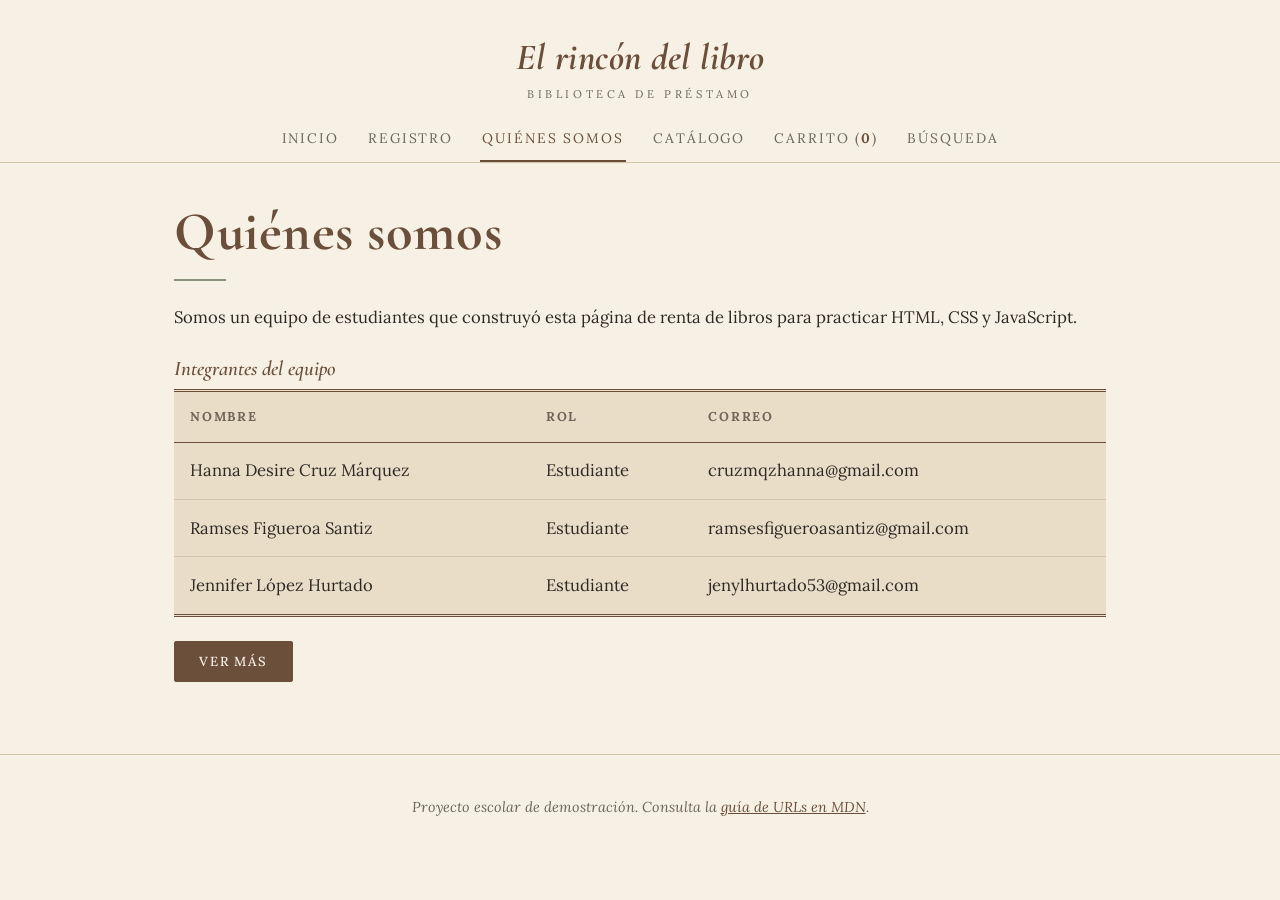
<file: quienes-somos.html>
<!DOCTYPE html>
<html lang="es">
<head>
  <meta charset="UTF-8">
  <meta name="viewport" content="width=device-width, initial-scale=1">
  <title>Quiénes somos | El rincón del libro</title>
  <link rel="preconnect" href="https://fonts.googleapis.com">
  <link rel="preconnect" href="https://fonts.gstatic.com" crossorigin>
  <link rel="stylesheet" href="https://fonts.googleapis.com/css2?family=Cormorant+Garamond:ital,wght@0,600;0,700;1,500&family=Lora:ital,wght@0,400;0,500;0,700;1,400&display=swap">
  <link rel="stylesheet" href="styles.css">
</head>
<body id="pag-nosotros">
  <header class="cabecera">
    <a class="marca" href="index.html">El rincón del libro</a>
    <nav>
      <ul>
        <li><a href="index.html">Inicio</a></li>
        <li><a href="registro.html">Registro</a></li>
        <li><a href="quienes-somos.html">Quiénes somos</a></li>
        <li><a href="catalogo.html">Catálogo</a></li>
        <li><a href="carrito.html">Carrito (<span id="contador">0</span>)</a></li>
        <li><a href="busqueda.html">Búsqueda</a></li>
      </ul>
    </nav>
  </header>
  <main>
    <h1>Quiénes somos</h1>
    <p>Somos un equipo de estudiantes que construyó esta página de renta de libros para practicar HTML, CSS y JavaScript.</p>
    <table class="tabla">
      <caption>Integrantes del equipo</caption>
      <thead>
        <tr><th>Nombre</th><th>Rol</th><th>Correo</th></tr>
      </thead>
      <tbody>
        <tr><td>Hanna Desire Cruz Márquez</td><td>Estudiante</td><td>cruzmqzhanna@gmail.com</td></tr>
        <tr><td>Ramses Figueroa Santiz</td><td>Estudiante</td><td>ramsesfigueroasantiz@gmail.com</td></tr>
        <tr><td>Jennifer López Hurtado</td><td>Estudiante</td><td>jenylhurtado53@gmail.com</td></tr>
      </tbody>
    </table>
    <button type="button" id="btn-ver-mas" class="boton" aria-expanded="false" aria-controls="info-extra">Ver más</button>
    <section id="info-extra" class="oculto">
      <h2>Más sobre el proyecto</h2>
      <p>El rincón del libro es un sitio de demostración: los libros, precios y el carrito no se guardan de forma real.</p>
      <p>Publicamos el sitio con GitHub Pages usando la opción "Deploy from a branch".</p>
    </section>
  </main>
  <footer class="pie">
    <p>Proyecto escolar de demostración. Consulta la <a href="https://developer.mozilla.org/es/docs/Learn/Common_questions/Web_mechanics/What_is_a_URL" target="_blank" rel="noopener">guía de URLs en MDN</a>.</p>
  </footer>
  <script src="script.js"></script>
</body>
</html>
</file>
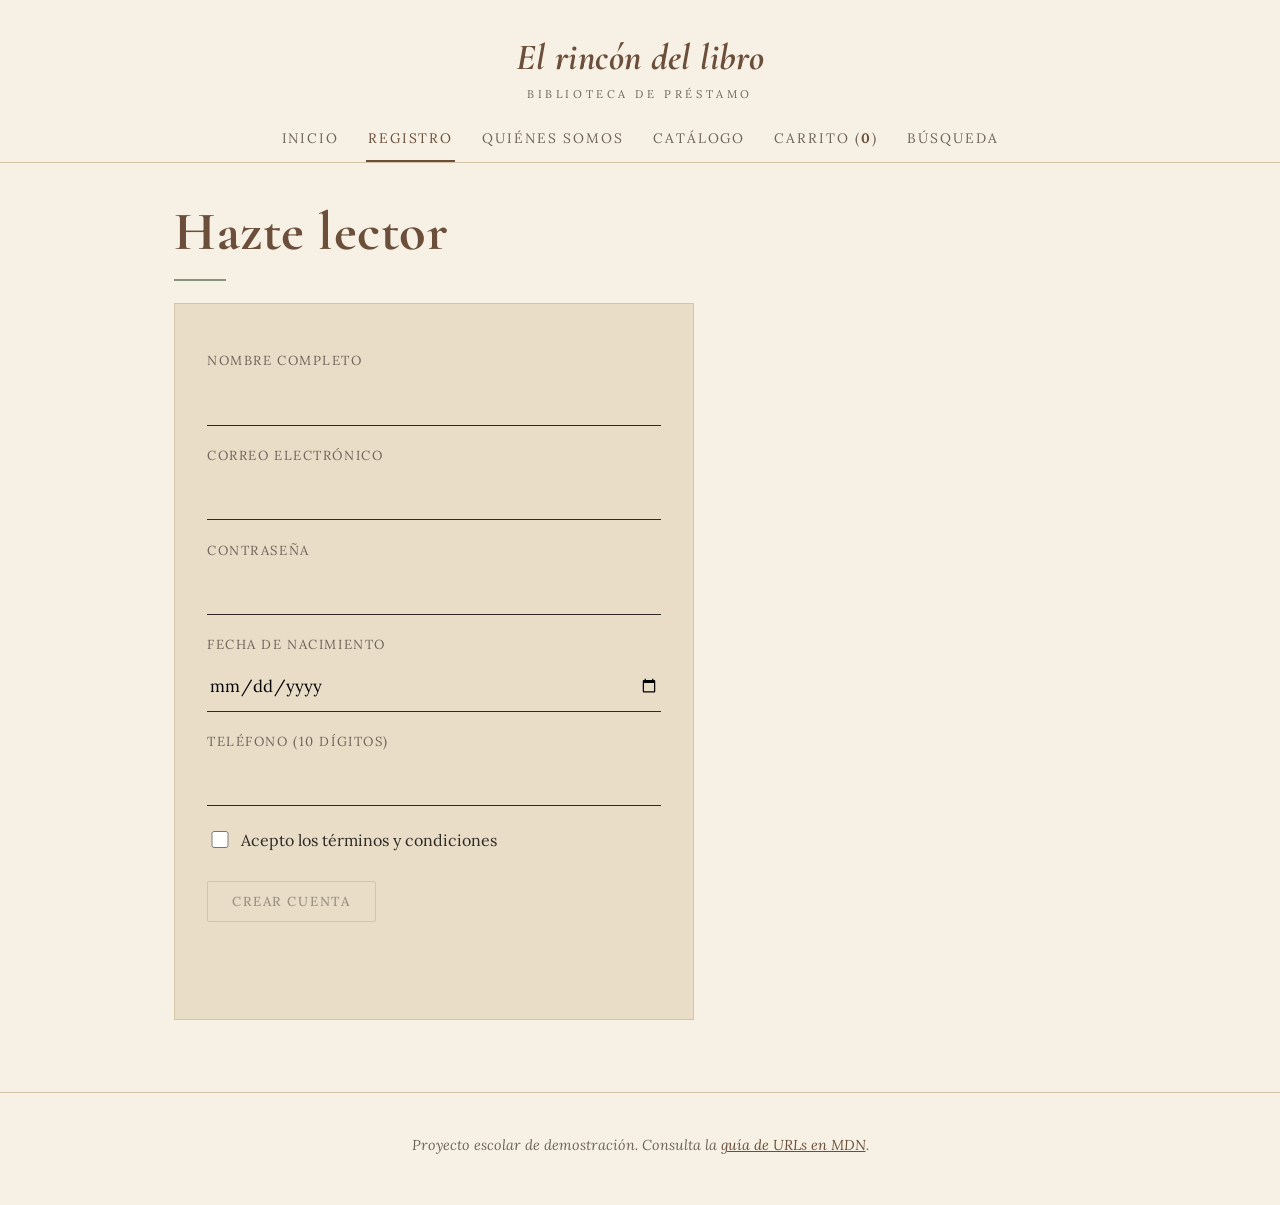
<file: registro.html>
<!DOCTYPE html>
<html lang="es">
<head>
  <meta charset="UTF-8">
  <meta name="viewport" content="width=device-width, initial-scale=1">
  <title>Registro | El rincón del libro</title>
  <link rel="preconnect" href="https://fonts.googleapis.com">
  <link rel="preconnect" href="https://fonts.gstatic.com" crossorigin>
  <link rel="stylesheet" href="https://fonts.googleapis.com/css2?family=Cormorant+Garamond:ital,wght@0,600;0,700;1,500&family=Lora:ital,wght@0,400;0,500;0,700;1,400&display=swap">
  <link rel="stylesheet" href="styles.css">
</head>
<body id="pag-registro">
  <header class="cabecera">
    <a class="marca" href="index.html">El rincón del libro</a>
    <nav>
      <ul>
        <li><a href="index.html">Inicio</a></li>
        <li><a href="registro.html">Registro</a></li>
        <li><a href="quienes-somos.html">Quiénes somos</a></li>
        <li><a href="catalogo.html">Catálogo</a></li>
        <li><a href="carrito.html">Carrito (<span id="contador">0</span>)</a></li>
        <li><a href="busqueda.html">Búsqueda</a></li>
      </ul>
    </nav>
  </header>
  <main>
    <h1>Hazte lector</h1>
    <form id="form-registro" class="formulario" novalidate>
      <label for="nombre">Nombre completo</label>
      <input type="text" id="nombre" name="nombre" autocomplete="name">

      <label for="email">Correo electrónico</label>
      <input type="email" id="email" name="email" autocomplete="email"
             pattern="[A-Za-z0-9._%+\-]+@[A-Za-z0-9.\-]+\.[A-Za-z]{2,}"
             title="Escribe un correo válido, por ejemplo: nombre@dominio.com">

      <label for="password">Contraseña</label>
      <input type="password" id="password" name="password" autocomplete="new-password">

      <label for="nacimiento">Fecha de nacimiento</label>
      <input type="date" id="nacimiento" name="nacimiento">

      <label for="telefono">Teléfono (10 dígitos)</label>
      <input type="tel" id="telefono" name="telefono" inputmode="numeric"
             pattern="[0-9]{10}" title="Escribe 10 dígitos, sin espacios">

      <label class="check">
        <input type="checkbox" id="terminos" name="terminos">
        Acepto los términos y condiciones
      </label>

      <button type="submit" id="btn-registro" class="boton" disabled>Crear cuenta</button>
      <p id="mensaje-registro" class="mensaje" role="status"></p>
    </form>
  </main>
  <footer class="pie">
    <p>Proyecto escolar de demostración. Consulta la <a href="https://developer.mozilla.org/es/docs/Learn/Common_questions/Web_mechanics/What_is_a_URL" target="_blank" rel="noopener">guía de URLs en MDN</a>.</p>
  </footer>
  <script src="script.js"></script>
</body>
</html>
</file>
<file: styles.css>
:root {
  --papel: #F7F1E5;      /* fondo principal: crema */
  --hoja: #E9DDC8;       /* secciones y tarjetas: beige claro */
  --tinta: #2E2925;      /* texto: café oscuro */
  --noche: #6B4F3A;      /* títulos: café libro */
  --vino: #6B4F3A;       /* color principal: café libro (botones, enlaces) */
  --laton: #87927A;      /* detalles e íconos: verde salvia */
  --terracota: #B8755A;  /* acento secundario / hover */
  --linea: #D4C5A9;
  --suave: #6F6459;
}
* { box-sizing: border-box; }
html { scroll-behavior: smooth; }
body {
  margin: 0; font-family: "Lora", Georgia, serif; font-size: 1.04rem; line-height: 1.75;
  color: var(--tinta);
  background: var(--papel);
}
h1, h2, .marca { font-family: "Cormorant Garamond", Georgia, serif; font-weight: 700; letter-spacing: .01em; color: var(--noche); }
h1 { font-size: clamp(2.3rem, 5vw, 3.4rem); line-height: 1.1; margin: 0 0 1.4rem; }
h1::after { content: ""; display: block; width: 52px; height: 2px; margin-top: 1rem; background: var(--laton); }
h2 { font-size: 1.6rem; margin: 0 0 .5rem; }
a { color: var(--vino); }
main { max-width: 980px; margin: 0 auto; padding: 2.5rem 1.5rem 4.5rem; }

/* Cabecera y menú */
.cabecera { text-align: center; padding: 1.6rem 1rem 0; border-bottom: 1px solid var(--linea); }
.marca { display: inline-block; font-size: 2.3rem; text-decoration: none; font-style: italic; }
.marca::after { content: "biblioteca de préstamo"; display: block; margin-top: -.2rem; font: 400 .7rem "Lora", serif; font-style: normal; letter-spacing: .32em; text-transform: uppercase; color: var(--suave); }
nav ul { list-style: none; margin: .6rem 0 0; padding: 0; display: flex; flex-wrap: wrap; justify-content: center; gap: .2rem 1.6rem; }
nav a { display: block; padding: .6rem .1rem; color: var(--suave); text-decoration: none; font-size: .86rem; letter-spacing: .14em; text-transform: uppercase; border-bottom: 2px solid transparent; transition: color .2s, border-color .2s; }
nav a:hover, nav a:focus-visible { color: var(--vino); border-color: var(--linea); }
#pag-inicio nav li:nth-child(1) a,
#pag-registro nav li:nth-child(2) a,
#pag-nosotros nav li:nth-child(3) a,
#pag-catalogo nav li:nth-child(4) a,
#pag-carrito nav li:nth-child(5) a,
#pag-busqueda nav li:nth-child(6) a { color: var(--vino); border-color: var(--vino); }
#contador { color: var(--vino); font-weight: 700; }

/* Botones */
.boton { display: inline-block; background: var(--vino); color: var(--papel); border: 1px solid var(--vino); border-radius: 2px; padding: .7rem 1.5rem; font: 500 .82rem "Lora", serif; letter-spacing: .14em; text-transform: uppercase; text-decoration: none; cursor: pointer; transition: background .2s, color .2s; }
.boton:hover { background: var(--terracota); border-color: var(--terracota); }
.boton:disabled { background: transparent; color: #9A9384; border-color: var(--linea); cursor: not-allowed; }
:focus-visible { outline: 2px solid var(--laton); outline-offset: 3px; }

/* Inicio */
.banner { display: grid; grid-template-columns: 1.15fr .85fr; gap: 3.5rem; align-items: center; margin: .5rem 0 4.5rem; }
.banner-texto { display: flex; flex-direction: column; align-items: flex-start; gap: 1.1rem; }
.banner-texto h1 { font-size: clamp(2.4rem, 5vw, 3.9rem); margin: 0; }
.banner-texto p { margin: 0; font-size: 1.1rem; color: var(--suave); }
.banner-texto .sobretitulo { font-size: .78rem; letter-spacing: .3em; text-transform: uppercase; color: var(--vino); }
.banner img { display: block; width: calc(100% - 16px); height: auto; margin: 8px; border-radius: 999px 999px 4px 4px; outline: 1px solid var(--laton); outline-offset: 8px; }
.destacados { list-style: none; counter-reset: indice; padding: 0; margin: 1.2rem 0 0; max-width: 560px; }
.destacados li { counter-increment: indice; display: flex; gap: 1rem; padding: .7rem 0; border-bottom: 1px dotted var(--laton); font-size: 1.15rem; }
.destacados li::before { content: counter(indice, upper-roman) "."; min-width: 2.6rem; color: var(--laton); font-family: "Cormorant Garamond", serif; font-weight: 700; }

/* Formularios */
.formulario { display: grid; gap: .3rem; max-width: 520px; background: var(--hoja); border: 1px solid var(--linea); padding: 2rem; }
.formulario label { margin-top: .9rem; font-size: .82rem; letter-spacing: .12em; text-transform: uppercase; color: var(--suave); }
.formulario input[type="text"], .formulario input[type="email"], .formulario input[type="password"],
.formulario input[type="date"], .formulario input[type="tel"] { width: 100%; padding: .55rem .1rem; border: 0; border-bottom: 1px solid var(--tinta); background: transparent; font: inherit; border-radius: 0; }
.formulario input:focus { outline: none; border-bottom: 2px solid var(--vino); }
.formulario .check { display: flex; gap: .6rem; align-items: center; text-transform: none; letter-spacing: 0; font-size: 1rem; color: var(--tinta); }
.formulario .check input { width: 1.1rem; height: 1.1rem; accent-color: var(--vino); }
.formulario .boton { margin-top: 1.4rem; justify-self: start; }
.formulario-linea { display: flex; flex-wrap: wrap; align-items: end; gap: 1rem; max-width: none; padding: 1.2rem 1.6rem; }
.formulario-linea label { margin: 0; }
.formulario-linea input { flex: 1 1 240px; width: auto; }
.formulario-linea .boton { margin-top: 0; }
.mensaje { min-height: 1.7rem; font-style: italic; }
.mensaje.error { color: #A4472E; }
.mensaje.ok { color: var(--noche); border-left: 3px solid var(--laton); padding-left: .8rem; }

/* Tablas */
.tabla { width: 100%; border-collapse: collapse; margin: 1.5rem 0; background: var(--hoja); border-top: 3px double var(--noche); border-bottom: 3px double var(--noche); }
.tabla caption { text-align: left; font: italic 600 1.3rem "Cormorant Garamond", serif; color: var(--noche); padding-bottom: .5rem; }
.tabla th, .tabla td { padding: .85rem 1rem; text-align: left; border-bottom: 1px solid var(--linea); }
.tabla thead th { font-size: .8rem; letter-spacing: .14em; text-transform: uppercase; color: var(--suave); border-bottom: 1px solid var(--noche); }
.tabla tfoot th, .tabla tfoot td { font: 700 1.3rem "Cormorant Garamond", serif; color: var(--vino); border-bottom: 0; }
.cantidad { width: 4.5rem; padding: .35rem; border: 1px solid var(--linea); background: var(--papel); font: inherit; text-align: center; border-radius: 2px; }
.cantidad:focus { outline: none; border-color: var(--vino); }
.nota { color: var(--suave); font-size: .92rem; font-style: italic; }

/* Catálogo */
.rejilla { display: grid; grid-template-columns: repeat(auto-fill, minmax(220px, 1fr)); gap: 2rem 1.6rem; }
.producto { background: var(--hoja); border: 1px solid var(--linea); padding: 10px 10px 1.3rem; display: flex; flex-direction: column; text-align: center; transition: border-color .25s, transform .25s; }
.producto:hover { border-color: var(--laton); transform: translateY(-3px); }
.producto img { width: 100%; height: auto; display: block; }
.producto h2 { margin: 1rem .5rem .1rem; font-size: 1.4rem; line-height: 1.2; }
.precio { margin: 0 0 1rem; color: var(--suave); font-style: italic; }
.producto .boton { margin: auto 1rem 0; }

/* Quiénes somos y búsqueda */
#info-extra { margin-top: 1.6rem; padding: 1.2rem 1.6rem; background: var(--hoja); border-left: 3px solid var(--laton); }
#resultados { margin-top: 2.5rem; }
.lista-resultados { list-style: none; padding: 0; }
.lista-resultados li { padding: .7rem 0; border-bottom: 1px dotted var(--laton); }

.oculto { display: none; }
.pie { text-align: center; padding: 1.6rem 1rem 2rem; border-top: 1px solid var(--linea); color: var(--suave); font-size: .9rem; font-style: italic; }

@media (max-width: 760px) {
  .banner { grid-template-columns: 1fr; gap: 2.5rem; }
  .banner img { max-width: 320px; margin: 8px auto; }
  .tabla { display: block; overflow-x: auto; }
}
@media (prefers-reduced-motion: reduce) { * { transition: none !important; scroll-behavior: auto !important; } }

/* Catálogo ampliado */
.categorias { list-style: none; display: flex; flex-wrap: wrap; gap: .4rem 1.6rem; padding: 0; margin: 1rem 0 1.5rem; }
.categorias a { text-decoration: none; font-size: .85rem; letter-spacing: .12em; text-transform: uppercase; border-bottom: 1px solid var(--laton); }
.categoria { margin-top: 3rem; scroll-margin-top: 1rem; }
.categoria > h2 { font-size: 2rem; padding-bottom: .4rem; margin-bottom: 1.4rem; border-bottom: 1px solid var(--linea); }
.producto h3 { margin: 1rem .5rem .1rem; font: 700 1.35rem/1.2 "Cormorant Garamond", Georgia, serif; color: var(--noche); }
.autor { margin: 0 .5rem .4rem; font-size: .88rem; color: var(--suave); }

/* Carrito vacío y acciones */
.vacio { text-align: center; padding: 3.5rem 1rem; border: 1px dashed var(--laton); background: var(--hoja); font-style: italic; color: var(--suave); }
.vacio p { margin: 0 0 .5rem; }
.vacio .boton { margin-top: 1rem; font-style: normal; }
.btn-quitar { background: none; border: 0; padding: .2rem 0; color: var(--vino); font: inherit; font-size: .9rem; text-decoration: underline; cursor: pointer; }
.btn-quitar:hover { color: var(--noche); }
.sr { position: absolute; width: 1px; height: 1px; overflow: hidden; clip: rect(0 0 0 0); }
</file>
